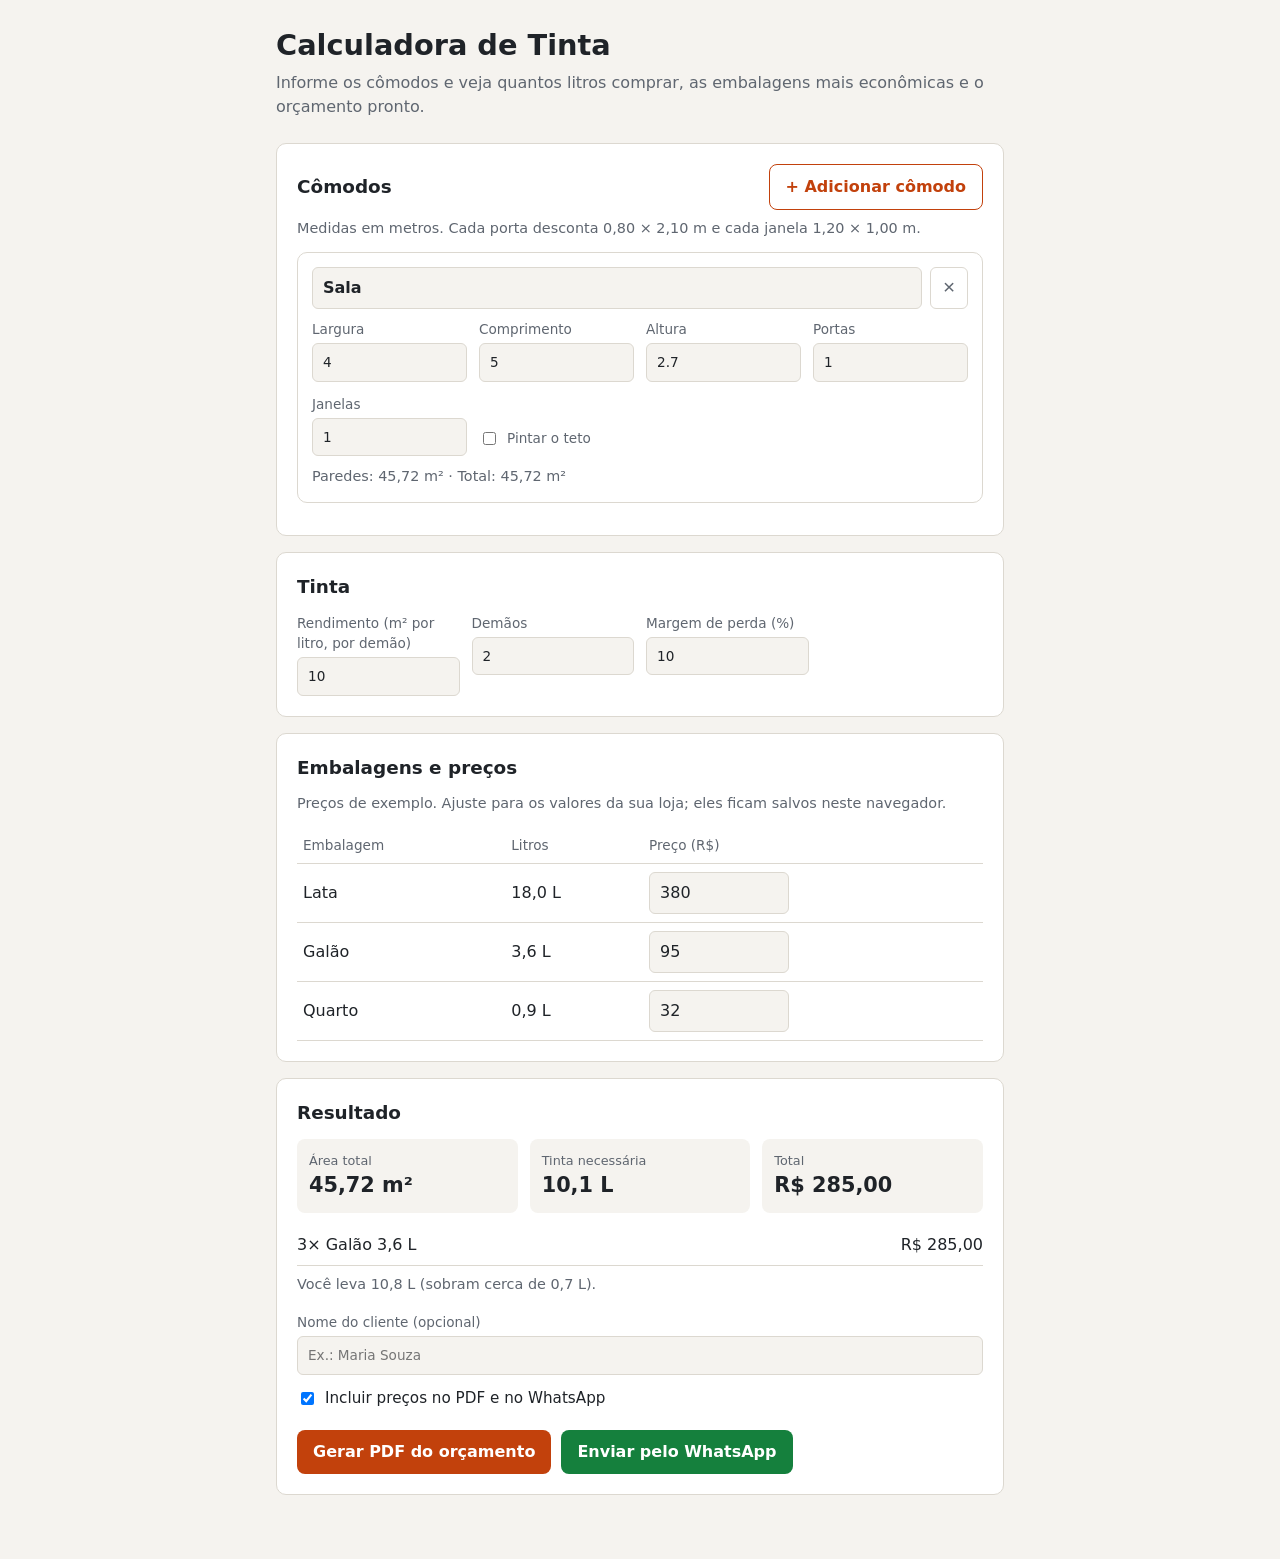
<file: index.html>
<!doctype html>
<html lang="pt-BR">
<head>
  <meta charset="utf-8">
  <meta name="viewport" content="width=device-width, initial-scale=1">
  <title>Calculadora de Tinta</title>
  <link rel="stylesheet" href="css/style.css">
</head>
<body>
  <main class="app">
    <header class="topo">
      <h1>Calculadora de Tinta</h1>
      <p>Informe os cômodos e veja quantos litros comprar, as embalagens mais econômicas e o orçamento pronto.</p>
    </header>

    <section class="bloco">
      <div class="bloco-titulo">
        <h2>Cômodos</h2>
        <button type="button" id="adicionar-comodo" class="botao secundario">+ Adicionar cômodo</button>
      </div>
      <p class="dica">Medidas em metros. Cada porta desconta 0,80 × 2,10 m e cada janela 1,20 × 1,00 m.</p>
      <div id="lista-comodos"></div>
    </section>

    <section class="bloco">
      <h2>Tinta</h2>
      <div class="grade">
        <label>Rendimento (m² por litro, por demão)
          <input type="number" id="rendimento" min="1" step="0.5">
        </label>
        <label>Demãos
          <input type="number" id="demaos" min="1" step="1">
        </label>
        <label>Margem de perda (%)
          <input type="number" id="perda" min="0" step="1">
        </label>
      </div>
    </section>

    <section class="bloco">
      <h2>Embalagens e preços</h2>
      <p class="dica">Preços de exemplo. Ajuste para os valores da sua loja; eles ficam salvos neste navegador.</p>
      <table class="tabela">
        <thead><tr><th>Embalagem</th><th>Litros</th><th>Preço (R$)</th></tr></thead>
        <tbody id="lista-embalagens"></tbody>
      </table>
    </section>

    <section class="bloco resultado">
      <h2>Resultado</h2>
      <div class="numeros">
        <div><span class="rotulo">Área total</span><strong id="res-area">–</strong></div>
        <div><span class="rotulo">Tinta necessária</span><strong id="res-litros">–</strong></div>
        <div><span class="rotulo">Total</span><strong id="res-custo">–</strong></div>
      </div>
      <ul id="res-embalagens" class="embalagens"></ul>
      <p id="res-sobra" class="dica"></p>

      <label class="cliente">Nome do cliente (opcional)
        <input type="text" id="cliente" placeholder="Ex.: Maria Souza">
      </label>
      <label class="checkbox opcao-precos"><input type="checkbox" id="mostrar-precos"> Incluir preços no PDF e no WhatsApp</label>
      <div class="acoes">
        <button type="button" id="gerar-pdf" class="botao">Gerar PDF do orçamento</button>
        <button type="button" id="whatsapp" class="botao whatsapp">Enviar pelo WhatsApp</button>
      </div>
    </section>
  </main>

  <!-- Só aparece na impressão / "Salvar como PDF" -->
  <section id="orcamento" class="orcamento" aria-hidden="true"></section>

  <template id="modelo-comodo">
    <article class="comodo">
      <div class="comodo-topo">
        <input type="text" class="nome" data-campo="nome" aria-label="Nome do cômodo">
        <button type="button" class="remover" aria-label="Remover cômodo">×</button>
      </div>
      <div class="grade">
        <label>Largura<input type="number" min="0" step="0.01" data-campo="largura"></label>
        <label>Comprimento<input type="number" min="0" step="0.01" data-campo="comprimento"></label>
        <label>Altura<input type="number" min="0" step="0.01" data-campo="altura"></label>
        <label>Portas<input type="number" min="0" step="1" data-campo="portas"></label>
        <label>Janelas<input type="number" min="0" step="1" data-campo="janelas"></label>
        <label class="checkbox"><input type="checkbox" data-campo="pintarTeto"> Pintar o teto</label>
      </div>
      <p class="area-comodo"></p>
    </article>
  </template>

  <script src="js/calculo.js"></script>
  <script src="js/app.js"></script>
</body>
</html>
</file>
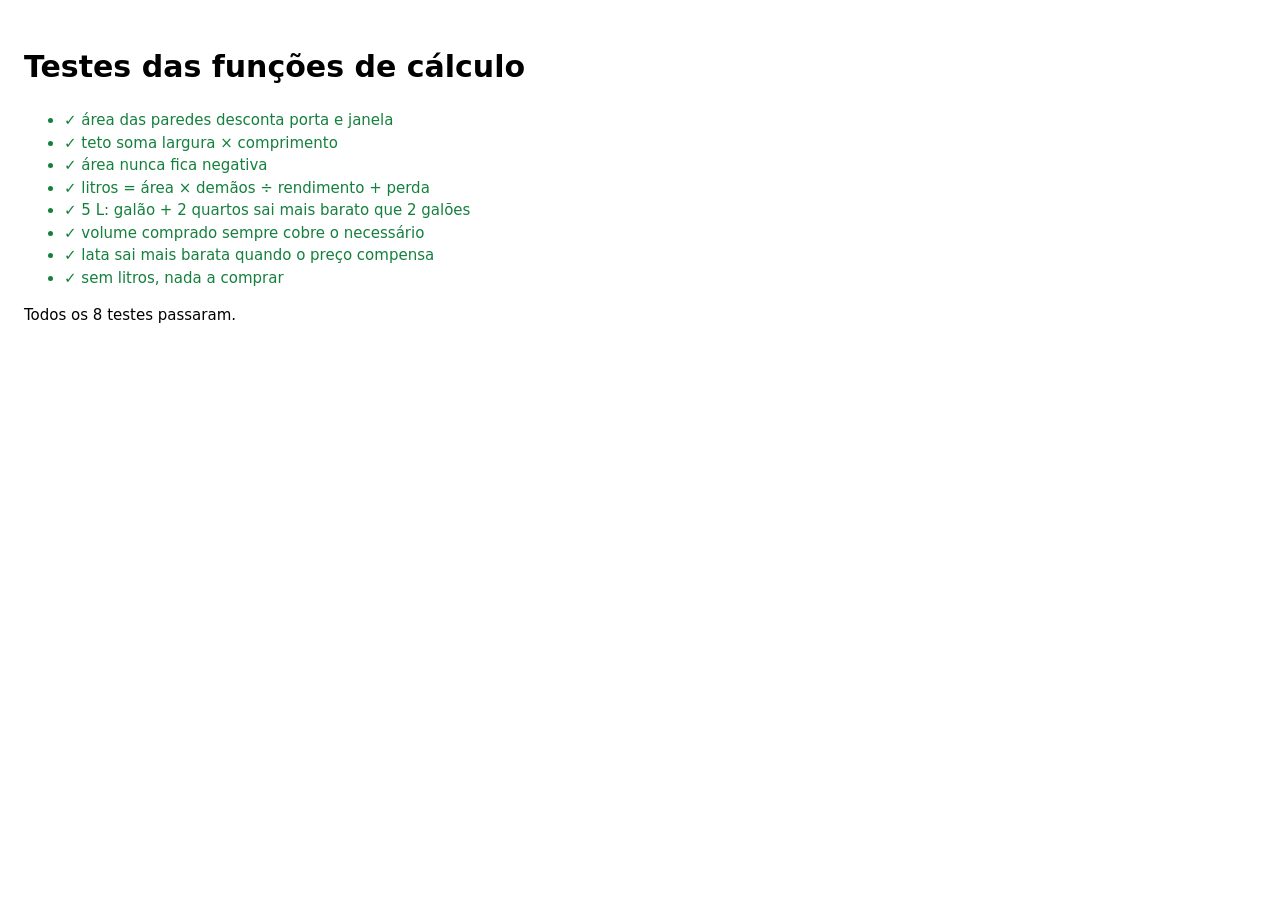
<file: tests.html>
<!doctype html>
<html lang="pt-BR">
<head>
  <meta charset="utf-8">
  <title>Testes - Calculadora de Tinta</title>
  <style>
    body { font: 15px/1.5 system-ui, sans-serif; padding: 16px; }
    .ok { color: #15803d; } .falha { color: #b91c1c; font-weight: 600; }
  </style>
</head>
<body>
  <h1>Testes das funções de cálculo</h1>
  <ul id="resultados"></ul>
  <p id="resumo"></p>

  <script src="js/calculo.js"></script>
  <script>
    const resultados = [];
    function teste(nome, fn) {
      try { fn(); resultados.push({ nome, ok: true }); }
      catch (e) { resultados.push({ nome, ok: false, erro: e.message }); }
    }
    function igual(atual, esperado, tolerancia = 1e-6) {
      if (Math.abs(atual - esperado) > tolerancia) throw new Error(`esperado ${esperado}, veio ${atual}`);
    }

    const embalagens = [
      { nome: 'Lata', litros: 18, preco: 380 },
      { nome: 'Galão', litros: 3.6, preco: 95 },
      { nome: 'Quarto', litros: 0.9, preco: 32 },
    ];

    teste('área das paredes desconta porta e janela', () => {
      const a = areaComodo({ largura: 4, comprimento: 5, altura: 2.7, portas: 1, janelas: 1, pintarTeto: false });
      igual(a.paredes, 48.6 - 1.68 - 1.2);
      igual(a.teto, 0);
    });

    teste('teto soma largura × comprimento', () => {
      const a = areaComodo({ largura: 3, comprimento: 4, altura: 2.5, portas: 0, janelas: 0, pintarTeto: true });
      igual(a.teto, 12);
      igual(a.total, 35 + 12);
    });

    teste('área nunca fica negativa', () => {
      const a = areaComodo({ largura: 0.5, comprimento: 0.5, altura: 1, portas: 5, janelas: 5, pintarTeto: false });
      igual(a.paredes, 0);
    });

    teste('litros = área × demãos ÷ rendimento + perda', () => {
      igual(litrosNecessarios(100, { rendimento: 10, demaos: 2, perda: 10 }), 22);
      igual(litrosNecessarios(0, { rendimento: 10, demaos: 2, perda: 10 }), 0);
    });

    teste('5 L: galão + 2 quartos sai mais barato que 2 galões', () => {
      const c = melhorCombinacao(5, embalagens);
      igual(c.custo, 95 + 2 * 32);
      igual(c.volume, 5.4);
    });

    teste('volume comprado sempre cobre o necessário', () => {
      for (let l = 0.1; l < 60; l += 0.7) {
        const c = melhorCombinacao(l, embalagens);
        if (c.volume + 1e-9 < l) throw new Error(`faltou tinta para ${l} L`);
      }
    });

    teste('lata sai mais barata quando o preço compensa', () => {
      const c = melhorCombinacao(16, embalagens); // 5 galões = 475, lata = 380
      if (c.itens.length !== 1 || c.itens[0].nome !== 'Lata') throw new Error(JSON.stringify(c.itens));
    });

    teste('sem litros, nada a comprar', () => {
      const c = melhorCombinacao(0, embalagens);
      igual(c.custo, 0);
      if (c.itens.length) throw new Error('não deveria ter itens');
    });

    const lista = document.getElementById('resultados');
    resultados.forEach((r) => {
      const li = document.createElement('li');
      li.className = r.ok ? 'ok' : 'falha';
      li.textContent = (r.ok ? '✓ ' : '✗ ') + r.nome + (r.erro ? ` — ${r.erro}` : '');
      lista.appendChild(li);
    });
    const falhas = resultados.filter((r) => !r.ok).length;
    document.getElementById('resumo').textContent =
      falhas ? `${falhas} teste(s) falharam.` : `Todos os ${resultados.length} testes passaram.`;
  </script>
</body>
</html>
</file>
<file: css/style.css>
:root {
  --fundo: #f5f3ef;
  --cartao: #ffffff;
  --texto: #1f2328;
  --suave: #5f6670;
  --borda: #dcd8d0;
  --destaque: #c2410c;
  --destaque-texto: #ffffff;
  --whatsapp: #15803d;
  --raio: 10px;
}

@media (prefers-color-scheme: dark) {
  :root {
    --fundo: #17191c;
    --cartao: #212429;
    --texto: #e8e6e3;
    --suave: #a1a7b0;
    --borda: #363a41;
    --destaque: #f97316;
    --destaque-texto: #1a1a1a;
    --whatsapp: #22c55e;
  }
}

* { box-sizing: border-box; }

body {
  margin: 0;
  background: var(--fundo);
  color: var(--texto);
  font: 16px/1.5 system-ui, -apple-system, "Segoe UI", Roboto, sans-serif;
}

.app { max-width: 760px; margin: 0 auto; padding: 24px 16px 48px; }

.topo h1 { margin: 0 0 4px; font-size: 1.8rem; }
.topo p { margin: 0 0 24px; color: var(--suave); }

.bloco {
  background: var(--cartao);
  border: 1px solid var(--borda);
  border-radius: var(--raio);
  padding: 20px;
  margin-bottom: 16px;
}
.bloco h2 { margin: 0 0 12px; font-size: 1.15rem; }
.bloco-titulo { display: flex; justify-content: space-between; align-items: center; gap: 12px; flex-wrap: wrap; }
.bloco-titulo h2 { margin: 0; }
.dica { color: var(--suave); font-size: 0.9rem; margin: 8px 0 12px; }

.grade { display: grid; grid-template-columns: repeat(auto-fill, minmax(140px, 1fr)); gap: 12px; }

label { display: flex; flex-direction: column; gap: 4px; font-size: 0.85rem; color: var(--suave); }
label.checkbox { flex-direction: row; align-items: center; gap: 8px; align-self: end; padding-bottom: 8px; }

input[type="number"], input[type="text"] {
  width: 100%;
  padding: 8px 10px;
  font: inherit;
  color: var(--texto);
  background: var(--fundo);
  border: 1px solid var(--borda);
  border-radius: 6px;
}
input:focus { outline: 2px solid var(--destaque); outline-offset: 1px; }

.comodo { border: 1px solid var(--borda); border-radius: var(--raio); padding: 14px; margin-bottom: 12px; }
.comodo-topo { display: flex; gap: 8px; margin-bottom: 10px; }
.comodo-topo .nome { font-weight: 600; }
.remover {
  flex: none; width: 38px; font-size: 1.3rem; line-height: 1;
  background: none; color: var(--suave); border: 1px solid var(--borda); border-radius: 6px; cursor: pointer;
}
.remover:hover { color: var(--destaque); border-color: var(--destaque); }
.area-comodo { margin: 10px 0 0; font-size: 0.9rem; color: var(--suave); }

.botao {
  padding: 10px 16px; font: inherit; font-weight: 600; cursor: pointer;
  background: var(--destaque); color: var(--destaque-texto); border: none; border-radius: 8px;
}
.botao.secundario { background: none; color: var(--destaque); border: 1px solid var(--destaque); }
.botao.whatsapp { background: var(--whatsapp); }
.botao:hover { filter: brightness(1.08); }

.tabela { width: 100%; border-collapse: collapse; }
.tabela th, .tabela td { text-align: left; padding: 8px 6px; border-bottom: 1px solid var(--borda); }
.tabela th { font-size: 0.85rem; color: var(--suave); font-weight: 500; }
.tabela input { max-width: 140px; }

.numeros { display: grid; grid-template-columns: repeat(3, 1fr); gap: 12px; margin-bottom: 12px; }
.numeros div { background: var(--fundo); border-radius: 8px; padding: 12px; }
.rotulo { display: block; font-size: 0.8rem; color: var(--suave); }
.numeros strong { font-size: 1.3rem; }

.embalagens { list-style: none; padding: 0; margin: 0; }
.embalagens li { display: flex; justify-content: space-between; padding: 8px 0; border-bottom: 1px solid var(--borda); }

.cliente { margin: 16px 0 12px; }
.opcao-precos { margin-bottom: 12px; padding-bottom: 0; color: var(--texto); font-size: 0.95rem; }
.acoes { display: flex; gap: 10px; flex-wrap: wrap; }

@media (max-width: 520px) {
  .numeros { grid-template-columns: 1fr; }
  .acoes .botao { flex: 1 1 100%; }
}

/* ---------- Orçamento impresso ---------- */
.orcamento { display: none; }

@media print {
  body { background: #fff; color: #000; }
  .app { display: none; }
  .orcamento { display: block; padding: 0 8px; font-size: 12pt; }
  .orcamento h1 { font-size: 20pt; margin: 0 0 4px; }
  .orcamento h2 { font-size: 13pt; margin: 20px 0 6px; }
  .orcamento table { width: 100%; border-collapse: collapse; }
  .orcamento th, .orcamento td { text-align: left; padding: 6px; border-bottom: 1px solid #ccc; }
  .orcamento .total { font-size: 16pt; font-weight: 700; text-align: right; margin-top: 16px; }
  .orcamento .rodape { color: #555; font-size: 10pt; margin-top: 32px; }
}
</file>
